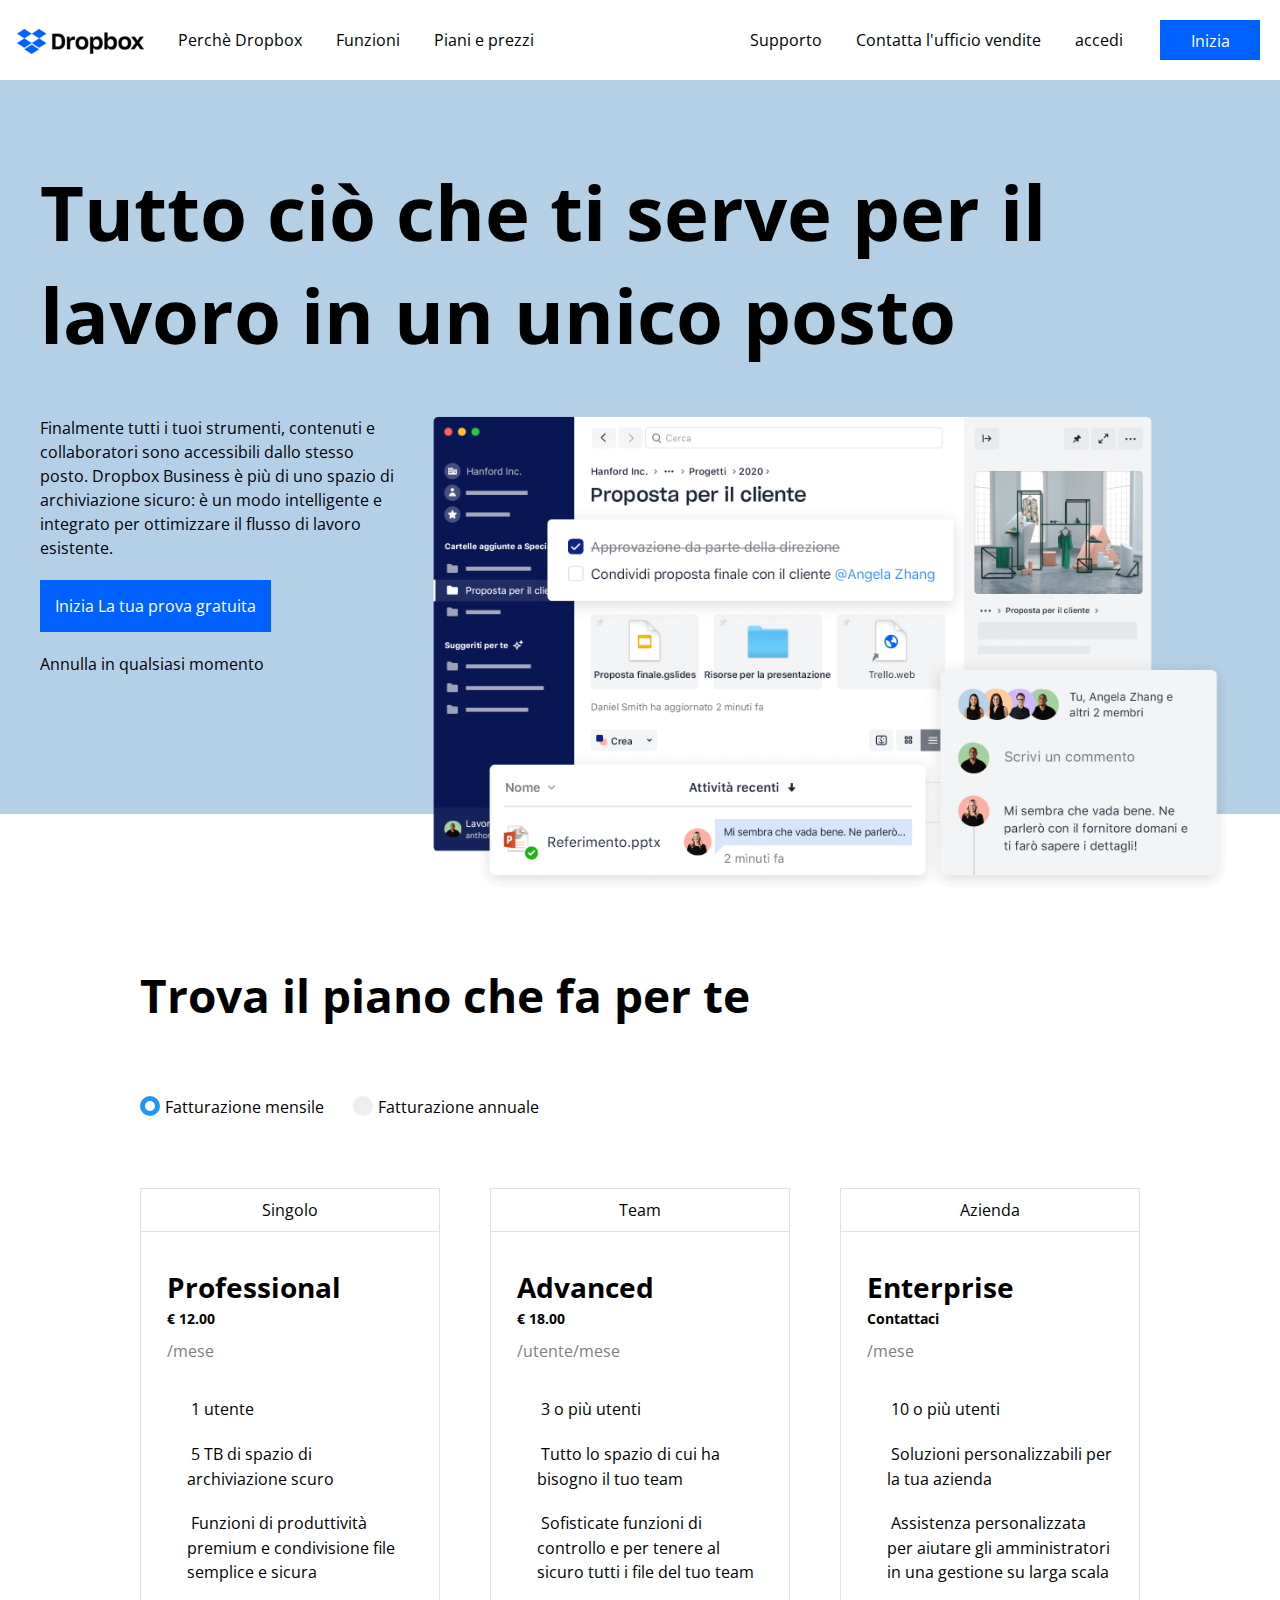
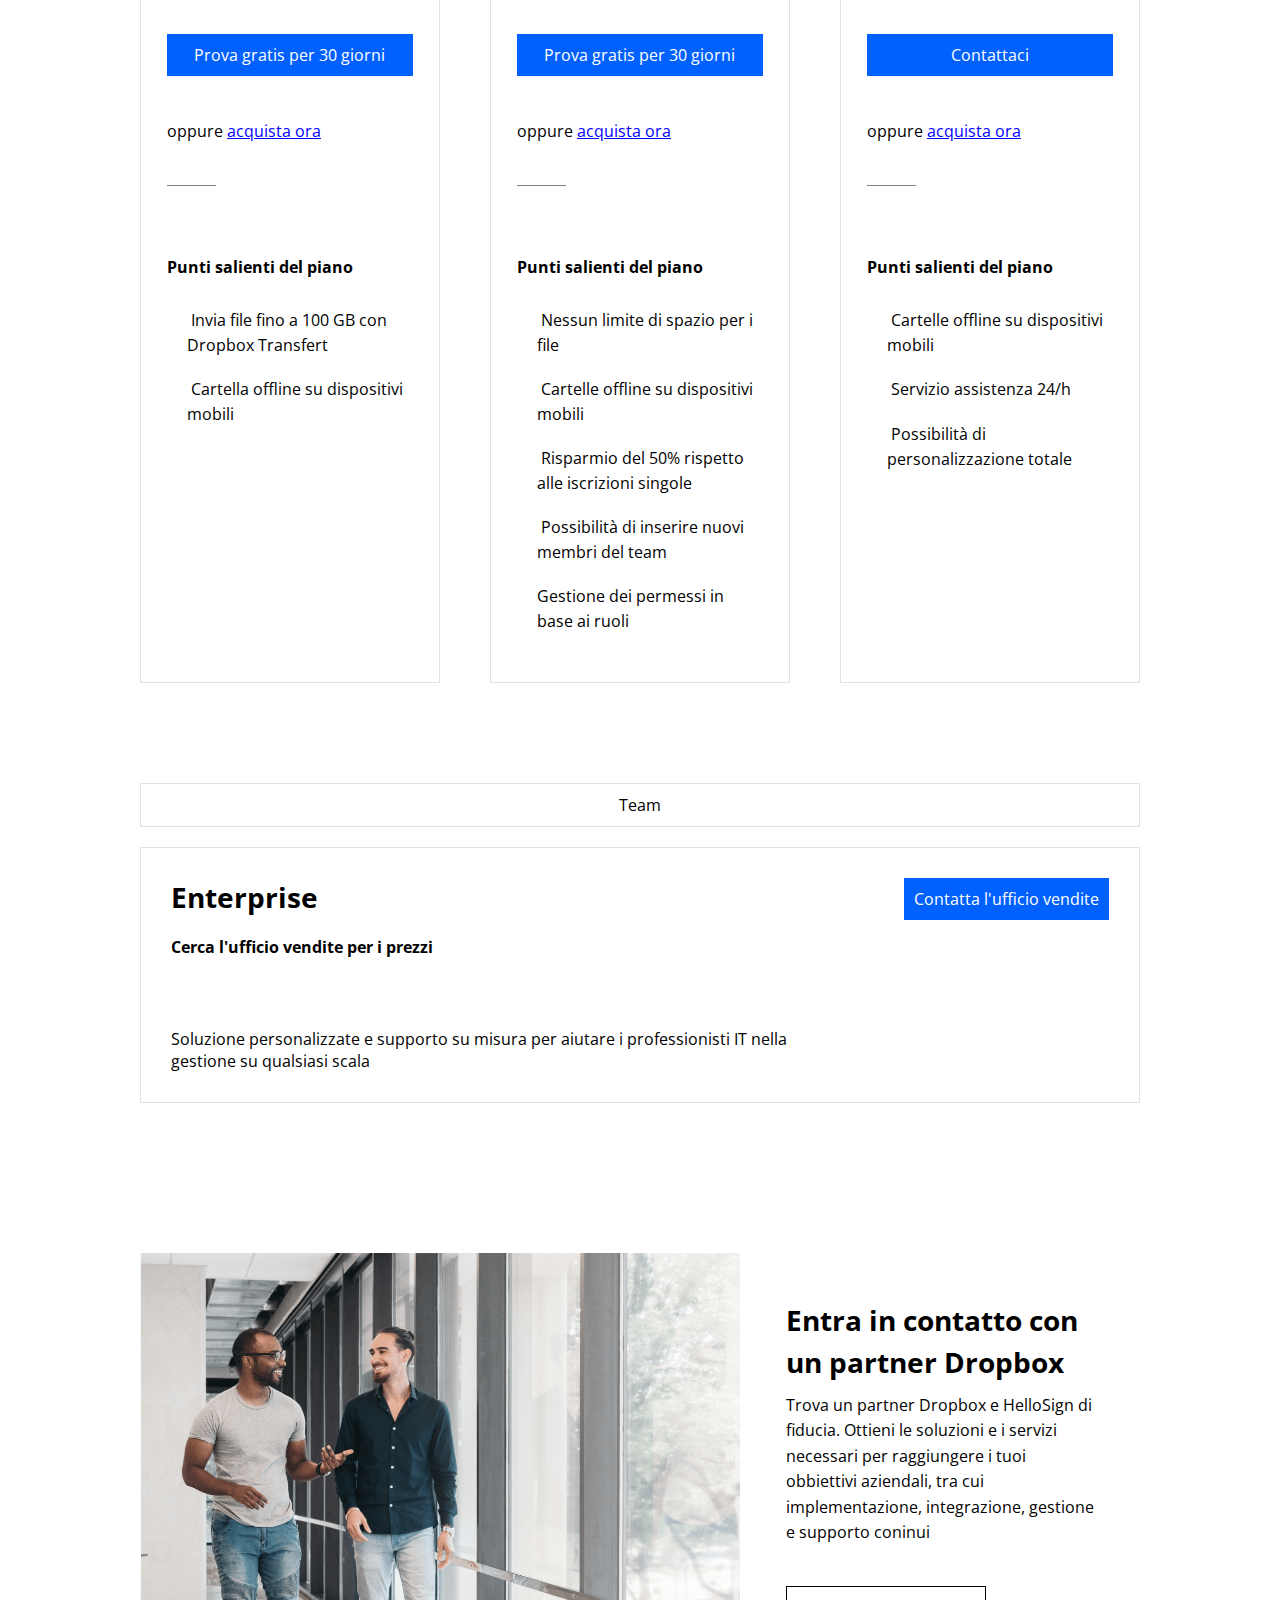
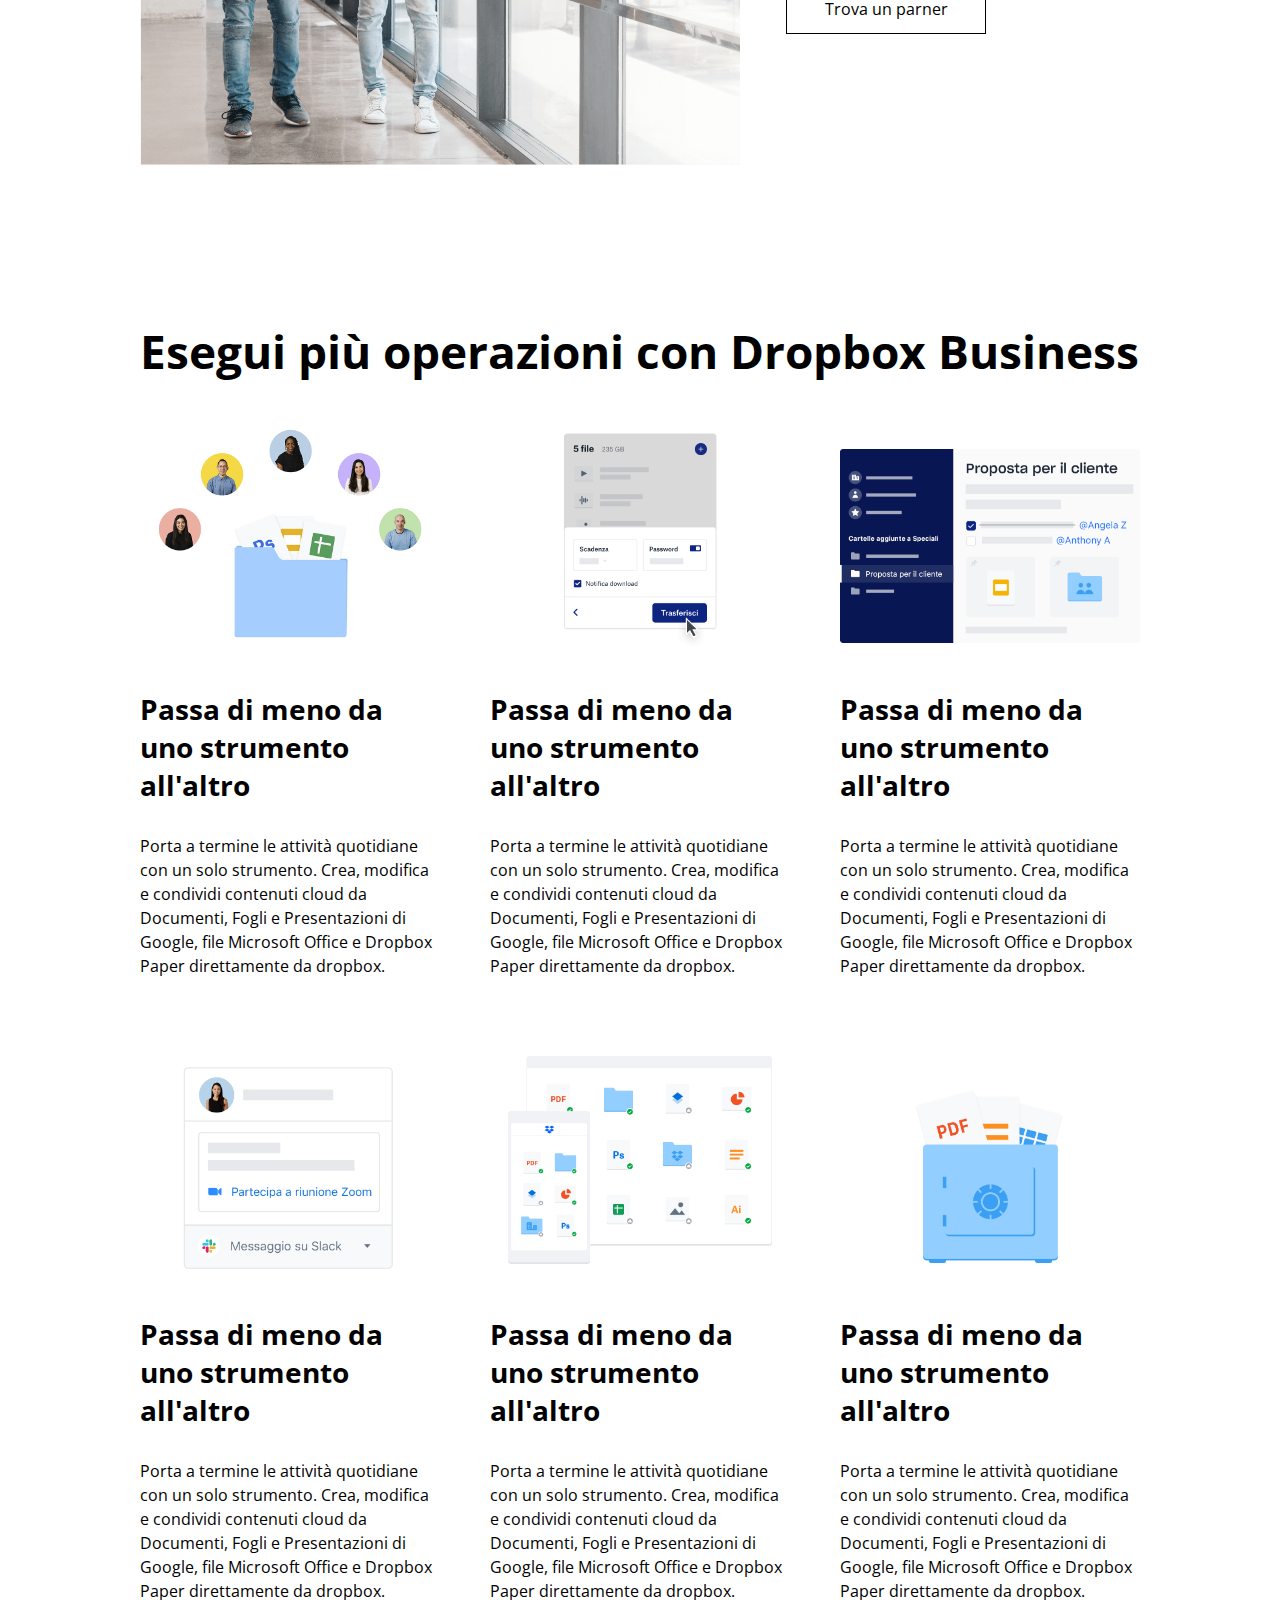
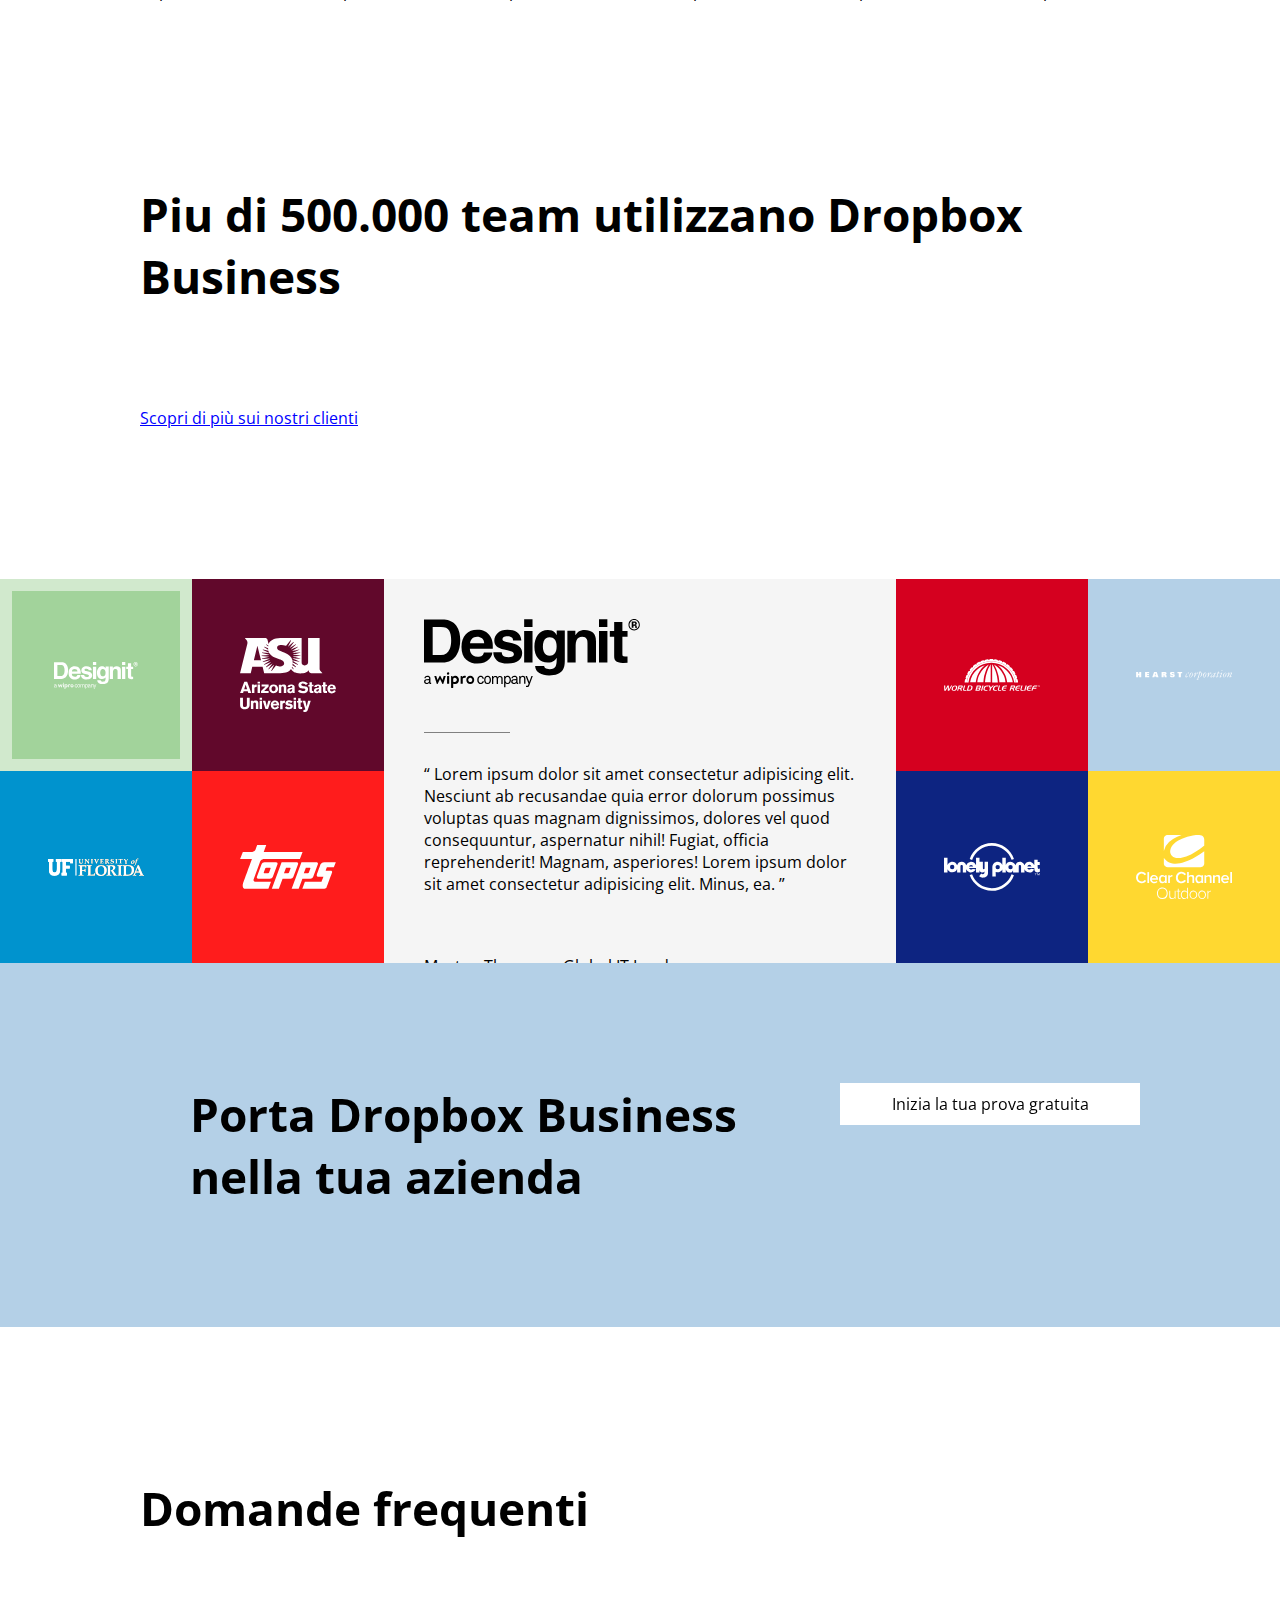
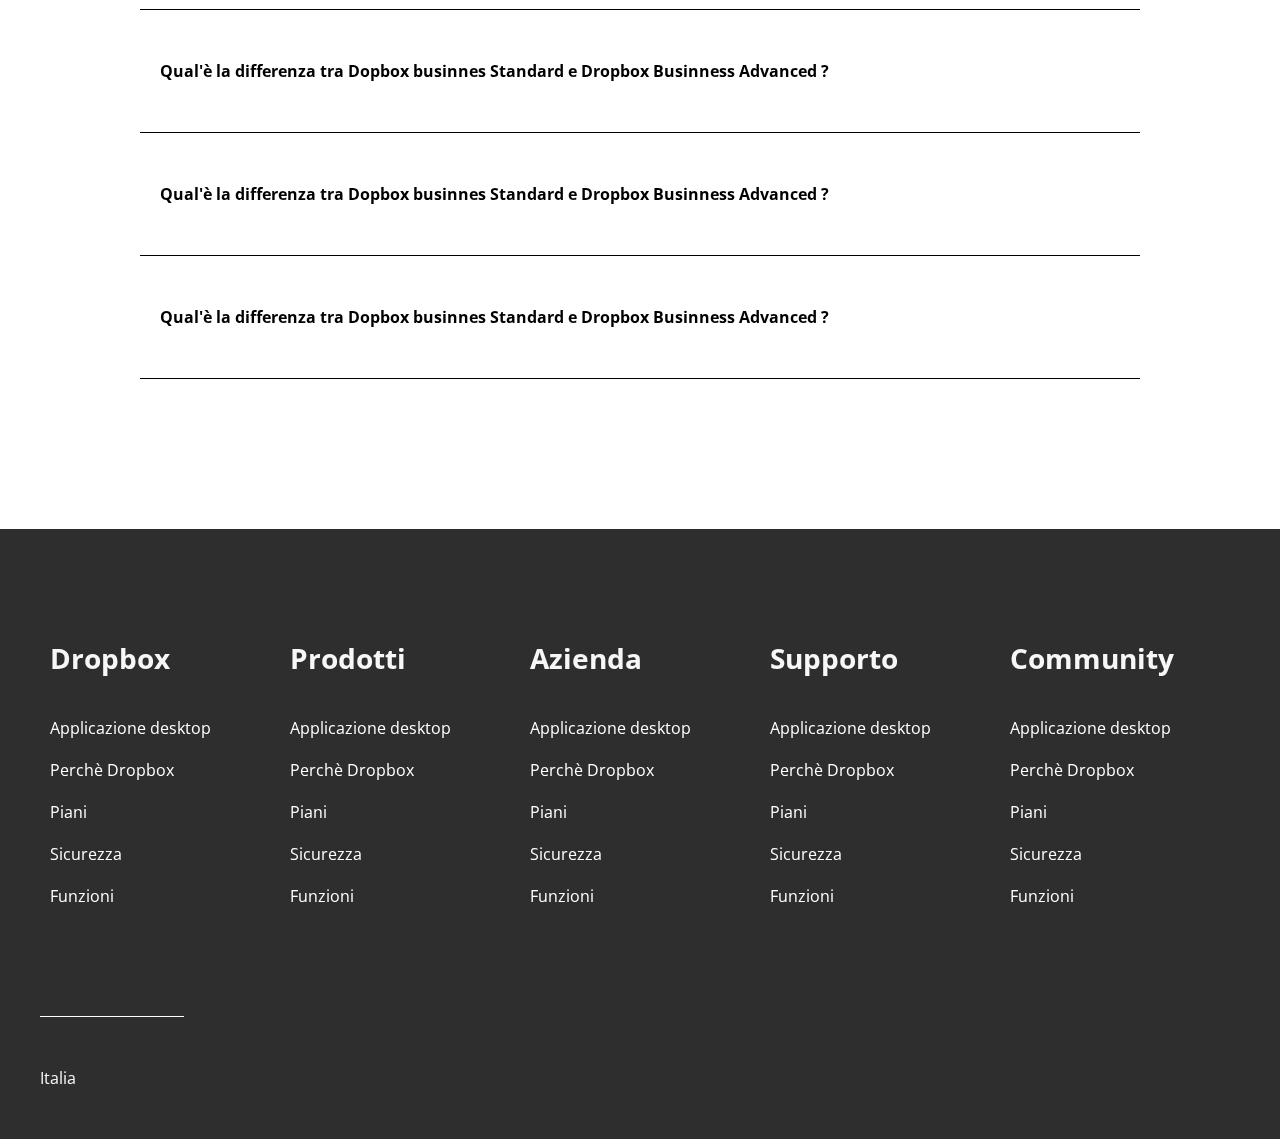
<file: index.html>
<!DOCTYPE html>
<html lang="en">

<head>
    <meta charset="UTF-8">
    <meta http-equiv="X-UA-Compatible" content="IE=edge">
    <meta name="viewport" content="width=device-width, initial-scale=1.0">
    
    <link rel="preconnect" href="https://fonts.googleapis.com">
    <link rel="preconnect" href="https://fonts.gstatic.com" crossorigin>
    <link href="https://fonts.googleapis.com/css2?family=Open+Sans:wght@300;400;500;600;700;800&display=swap"
        rel="stylesheet">
    
    
    
    <link rel="stylesheet" href="https://cdnjs.cloudflare.com/ajax/libs/font-awesome/6.2.0/css/all.min.css"
        integrity="sha512-xh6O/CkQoPOWDdYTDqeRdPCVd1SpvCA9XXcUnZS2FmJNp1coAFzvtCN9BmamE+4aHK8yyUHUSCcJHgXloTyT2A=="
        crossorigin="anonymous" referrerpolicy="no-referrer" />
    <link rel="stylesheet" href="css/style.css">
    <title>Dropbox</title>
</head>

<body>
    <!-- header  -->
    <header>
        <!-- nav fixed 100% -->
        <nav class="">
            <div class="flex sp-bt">
                <div class="flex left">
                    <a href="" class="logo"><img src="img/logo-small.png" alt=""></a>
                    <ul class="flex">
                        <li><a href="">Perchè Dropbox</a>
                            <div id="list-menu" class="list-menu">
                                <ul>
                                    <li><a  href="">Perchè è bello</a></li>
                                    <li><a href="">Costa poco</a></li>
                                    <li><a href="">Puoi</a></li>
                                    <li><a href="">Basta poco che ce vò</a></li>
                                </ul>
                            </div>
                        </li>
                        <li><a href="">Funzioni</a>
                            <div id="list-menu" class="list-menu">
                                <ul>
                                    <li><a href="pages/share.html">Condividi i tuoi file</a></li>
                                    <li><a href="">Portabile</a></li>
                                    <li><a href="">Multidevice</a></li>
                                    <li><a href="">Cammello</a></li>
                                </ul>
                            </div>
                        </li>
                        <li><a href="">Piani e prezzi</a>
                            <div id="list-menu" class="list-menu">
                                <ul>
                                    <li><a id="item1" href="">Implementazione</a></li>
                                    <li><a href="">Portabile</a></li>
                                    <li><a href="">Multidevice</a></li>
                                    <li><a href="">Cammello</a></li>
                                </ul>
                            </div>
                        </li>
                    </ul>
                </div>
                <div class="flex right">
                    <ul class="flex">
                        <li><a href="">Supporto</a></li>
                        <li><a href="">Contatta l'ufficio vendite</a></li>
                        <li><a href="">accedi</a></li>
                        <li class="btn-inizia"><a href="" class="bottoni">Inizia</a></li>
                    </ul>
                </div>
            </div>
        </nav>
        <!-- section hero 100% azzurro -->
        <section id="hero">
            <!-- container principale nel hero  -->
            <div class="container">
                <!-- titolo hero -->
                <h1>Tutto ciò che ti serve per il lavoro in un unico posto</h1>

                <!-- diviso in due colonne il contenuto hero una con width 30% l'altra con with 70% -->
                <div class="flex">
                    <div class="w-30">
                        <p>
                            Finalmente tutti i tuoi strumenti, contenuti e collaboratori sono accessibili dallo stesso
                            posto.
                            Dropbox Business è più di uno spazio di archiviazione sicuro: è un modo intelligente e
                            integrato per ottimizzare il flusso di lavoro esistente.
                        </p>
                        <a class="bottoni" href="">Inizia La tua prova gratuita</a>
                        <p>Annulla in qualsiasi momento</p>
                        <a href="#piani"><i class="fa-sharp fa-solid fa-arrow-down"></i></a>

                    </div>

                    <div class="w-70">
                        <img src="img/jumbo.png" alt="">
                    </div>
                </div>
            </div>
        </section>
    </header>
    <!-- main 100% con 7 sezioni  -->
    <main>
        <!-- prima section  -->
        <section id="piani" class="container-small">
            <!-- titolo prima section -->
            <h2>Trova il piano che fa per te</h2>
            <!-- radio input fatturazione mensile o annuale -->
            <div class="billing">
                <label class="radio-option" >Fatturazione mensile
                    <input type="radio" id="annuale" name="fatturazione" checked>
                    <span class="checkmark"></span>
                </label>
                <label class="radio-option">Fatturazione annuale
                    <input type="radio" id="mensile" name="fatturazione" >
                    <span class="checkmark"></span>
                </label>
                
            </div>
            <!-- creazione card e del suo contenuto -->
            <div class="flex">
                <!-- single mode  -->
                <div class="card debug">
                    <div class="mode"><i class="fa-solid fa-user"></i><span> Singolo</span>
                    </div>
                    <div class="details">
                        <div class="option">
                            <h3>Professional</h3>
                            <div class="price bold">&euro; 12.00</div>
                            <div class="grey">/mese</div>

                        </div>
                        <ul class="info-plan">
                            <li> 1 utente</li>
                            <li> 5 TB di spazio di archiviazione scuro</li>
                            <li> Funzioni di produttività premium e condivisione file semplice e sicura</li>
                        </ul>
                        <div class="trial">
                            <a href="" class="bottoni">Prova gratis per 30 giorni</a>
                        </div>
                        <div class="buy">
                            oppure <a href="http://">acquista ora</a>
                        </div>
                        <h4>Punti salienti del piano</h4>
                        <ul class="highlights">
                            <li> Invia file fino a 100 GB con Dropbox Transfert</li>
                            <li> Cartella offline su dispositivi mobili</li>
                        </ul>
                    </div>


                </div>
                <!-- mode advanced  -->
                <div class="card margin debug">
                    <div class="mode"><i class="fa-solid fa-people-group"></i><span> Team</span>
                    </div>
                    <div class="details">
                        <div class="option">
                            <h3>Advanced</h3>
                            <div class="price bold">&euro; 18.00</div>
                            <div class="grey">/utente/mese</div>

                        </div>
                        <ul class="info-plan">
                            <li> 3 o più utenti</li>
                            <li> Tutto lo spazio di cui ha bisogno il tuo team</li>
                            <li> Sofisticate funzioni di controllo e per tenere al sicuro tutti i file del tuo team</li>
                        </ul>
                        <div class="trial">
                            <a href="" class="bottoni">Prova gratis per 30 giorni</a>
                        </div>
                        <div class="buy">
                            oppure <a href="http://">acquista ora</a>
                        </div>
                        <h4>Punti salienti del piano</h4>
                        <ul class="highlights">
                            <li> Nessun limite di spazio per i file</li>
                            <li> Cartelle offline su dispositivi mobili</li>
                            <li> Risparmio del 50% rispetto alle iscrizioni singole</li>
                            <li> Possibilità di inserire nuovi membri del team</li>
                            <li>Gestione dei permessi in base ai ruoli</li>
                        </ul>
                    </div>
                </div>
                <!-- mode enterprise -->
                <div class="card debug">
                    <div class="mode"><i class="fa-solid fa-building"></i><span> Azienda</span>
                    </div>
                    <div class="details">
                        <div class="option">
                            <h3>Enterprise</h3>
                            <div class="price bold">Contattaci</div>
                            <div class="grey">/mese</div>

                        </div>
                        <ul class="info-plan">
                            <li> 10 o più utenti</li>
                            <li> Soluzioni personalizzabili per la tua azienda</li>
                            <li> Assistenza personalizzata per aiutare gli amministratori in una gestione su larga scala
                            </li>
                        </ul>
                        <div class="trial">
                            <a href="" class="bottoni">Contattaci</a>
                        </div>
                        <div class="buy">
                            oppure <a href="http://">acquista ora</a>
                        </div>
                        <h4>Punti salienti del piano</h4>
                        <ul class="highlights">
                            <li> Cartelle offline su dispositivi mobili</li>
                            <li> Servizio assistenza 24/h</li>
                            <li> Possibilità di personalizzazione totale</li>
                        </ul>
                    </div>
                </div>
            </div>
            <div class="team debug">
                <i class="fa-solid fa-building"></i> <span> Team</span>
            </div>

            <!-- last part of first section "plans" -->

            <div class="flex sp-bt contact debug">
                <!--flex with space-between (sp-bt)-->
                <div class="left w-70">
                    <h3>Enterprise</h3>
                    <p class="enterprise bold">Cerca l'ufficio vendite per i prezzi</p>
                    <p>Soluzione personalizzate e supporto su misura per aiutare i professionisti IT nella gestione su
                        qualsiasi scala</p>
                </div>
                <div class="right">
                    <a href="" class="bottoni">Contatta l'ufficio vendite</a>
                </div>
            </div>
        </section>
        <!-- second section partner  -->
        <section id="partner" class="flex container-small ">
            <div class="w-60">
                <img src="img/partner.png" alt="">
            </div>
            <div class="w-40">
                <h3>Entra in contatto con un partner Dropbox</h3>
                <p>Trova un partner Dropbox e HelloSign di fiducia. Ottieni le soluzioni e i servizi necessari per
                    raggiungere i tuoi obbiettivi aziendali, tra cui implementazione, integrazione, gestione e supporto
                    coninui</p>
                <div class="partner">
                    <a href="" class="bottoni">Trova un parner</a>
                </div>
            </div>
        </section>
        <!-- terza  section features -->
        <section id="features" class="container-small">
            <h2>Esegui più operazioni con Dropbox Business</h2>
            <div class="flex">
                <div class="card">
                    <img src="img/business-feature-switching-tools.png" alt="">
                    <h3>Passa di meno da uno strumento all'altro</h3>
                    <p>Porta a termine le attività quotidiane con un solo strumento. Crea, modifica e condividi
                        contenuti cloud da Documenti, Fogli e Presentazioni di Google, file Microsoft Office e Dropbox
                        Paper direttamente da dropbox.</p>
                </div>
                <div class="card margin">
                    <img src="img/business-feature-send-files-it.png" alt="">
                    <h3>Passa di meno da uno strumento all'altro</h3>
                    <p>Porta a termine le attività quotidiane con un solo strumento. Crea, modifica e condividi
                        contenuti cloud da Documenti, Fogli e Presentazioni di Google, file Microsoft Office e Dropbox
                        Paper direttamente da dropbox.</p>
                </div>
                <div class="card">
                    <img src="img/business-feature-coordinate-it.png" alt="">
                    <h3>Passa di meno da uno strumento all'altro</h3>
                    <p>Porta a termine le attività quotidiane con un solo strumento. Crea, modifica e condividi
                        contenuti cloud da Documenti, Fogli e Presentazioni di Google, file Microsoft Office e Dropbox
                        Paper direttamente da dropbox.</p>
                </div>
                <div class="card">
                    <img src="img/business-feature-integrations-it.png" alt="">
                    <h3>Passa di meno da uno strumento all'altro</h3>
                    <p>Porta a termine le attività quotidiane con un solo strumento. Crea, modifica e condividi
                        contenuti cloud da Documenti, Fogli e Presentazioni di Google, file Microsoft Office e Dropbox
                        Paper direttamente da dropbox.</p>
                </div>
                <div class="card margin">
                    <img src="img/business-feature-multi-device.png" alt="">
                    <h3>Passa di meno da uno strumento all'altro</h3>
                    <p>Porta a termine le attività quotidiane con un solo strumento. Crea, modifica e condividi
                        contenuti cloud da Documenti, Fogli e Presentazioni di Google, file Microsoft Office e Dropbox
                        Paper direttamente da dropbox.</p>
                </div>
                <div class="card">
                    <img src="img/business-feature-security.png" alt="">
                    <h3>Passa di meno da uno strumento all'altro</h3>
                    <p>Porta a termine le attività quotidiane con un solo strumento. Crea, modifica e condividi
                        contenuti cloud da Documenti, Fogli e Presentazioni di Google, file Microsoft Office e Dropbox
                        Paper direttamente da dropbox.</p>
                </div>
            </div>
        </section>
        <!-- quarta section our clients -->
        <section id="our-clients" class="container-small">
            <h2>Piu di 500.000 team utilizzano Dropbox Business</h2>
            <div>
                <a href="">Scopri di più sui nostri clienti</a>
            </div>
        </section>
        <!-- quinta section con loghi colorati -->
        <section id="clients" class="flex">
            <div class="flex left">
                <div class="flex bg-green-border"><img src="img/designit.svg" alt=""></div>
                <div class="flex bg-dark-red"><img src="img/arizona_state_university.svg" alt=""></div>
                <div class="flex bg-strong-blue"><img src="img/university_of_florida.svg" alt=""></div>
                <div class="flex bg-orange"><img src="img/topps.svg" alt=""></div>
            </div>
            <div class="center">
                <div class="designit">
                <img src="img/designit.svg" alt="">
                </div>
                <p>&ldquo; Lorem ipsum dolor sit amet consectetur adipisicing elit. Nesciunt ab recusandae quia error dolorum possimus voluptas quas magnam dignissimos, dolores vel quod consequuntur, aspernatur nihil! Fugiat, officia reprehenderit! Magnam, asperiores! Lorem ipsum dolor sit amet consectetur adipisicing elit. Minus, ea.  &rdquo;</p>
                <p>Morten Thomsen, Global IT Lead</p>
            </div>
            <div class="flex right">
                <div class="flex bg-red"><img src="img/world_bicycle_relief.svg" alt=""></div>
                <div class="flex bg-azzurro"><img src="img/hearst_corp.svg" alt=""></div>
                <div class="flex bg-blue"><img src="img/lonely_planet.svg" alt=""></div>
                <div class="flex bg-yellow"><img src="img/clear_channel.svg" alt="">
                </div>
            </div>
        </section>
        <section id="trial" class="bg-azzurro">
            <div class="flex container-small">
                <div class="w-70">
                    <h2>Porta Dropbox Business nella tua azienda</h2>
                </div>
                <div class="w-30">
                    <a href="" class="bottoni">Inizia la tua prova gratuita</a>
                </div>
            </div>
        </section>
        <section id="questions" class="container-small">
            <h2>Domande frequenti</h2>
            <details>
                <summary class="bold">Qual'è la differenza tra Dopbox businnes Standard e Dropbox Businness Advanced ?</summary>
                <p>La seconda costa di più.</p>
              </details>
            <details>
                <summary class="bold">Qual'è la differenza tra Dopbox businnes Standard e Dropbox Businness Advanced ?</summary>
                <p>Lorem ipsum dolor sit, amet consectetur adipisicing elit. Corrupti possimus placeat quaerat numquam debitis quam nam, nihil laudantium sint assumenda id suscipit odio a eaque aliquid distinctio accusantium saepe quisquam.</p>
              </details>
            <details>
                <summary class="bold">Qual'è la differenza tra Dopbox businnes Standard e Dropbox Businness Advanced ?</summary>
                <p>Lorem ipsum dolor sit, amet consectetur adipisicing elit. Corrupti possimus placeat quaerat numquam debitis quam nam, nihil laudantium sint assumenda id suscipit odio a eaque aliquid distinctio accusantium saepe quisquam.</p>
              </details>
            
        </section>

    </main>
    <!-- footer 100% nero  -->
    <footer class="">
        <nav class="container flex">
            <ul>
                <li><h3>Dropbox</h3></li>
                <li><a href="">Applicazione desktop</a></li>
                <li><a href="">Perchè Dropbox</a> </li>
                <li><a href="">Piani</a></li>
                <li><a href="">Sicurezza</a></li>
                <li><a href="">Funzioni</a></li>
            </ul>
            <ul>
                <li><h3>Prodotti</h3></li>
                <li><a href="">Applicazione desktop</a></li>
                <li><a href="">Perchè Dropbox</a> </li>
                <li><a href="">Piani</a></li>
                <li><a href="">Sicurezza</a></li>
                <li><a href="">Funzioni</a></li>
            </ul>
            <ul>
                <li><h3>Azienda</h3></li>
                <li><a href="">Applicazione desktop</a></li>
                <li><a href="">Perchè Dropbox</a> </li>
                <li><a href="">Piani</a></li>
                <li><a href="">Sicurezza</a></li>
                <li><a href="">Funzioni</a></li>
            </ul>
            <ul>
                <li><h3>Supporto</h3></li>
                <li><a href="">Applicazione desktop</a></li>
                <li><a href="">Perchè Dropbox</a> </li>
                <li><a href="">Piani</a></li>
                <li><a href="">Sicurezza</a></li>
                <li><a href="">Funzioni</a></li>
            </ul>
            <ul>
                <li><h3>Community</h3></li>
                <li><a href="">Applicazione desktop</a></li>
                <li><a href="">Perchè Dropbox</a> </li>
                <li><a href="">Piani</a></li>
                <li><a href="">Sicurezza</a></li>
                <li><a href="">Funzioni</a></li>
            </ul>
        </nav>
        <div class="container"><i class="fa-solid fa-earth-americas"></i> Italia <i class="fa-solid fa-chevron-down"></i></div>
    </footer>
</body>

</html>
</file>
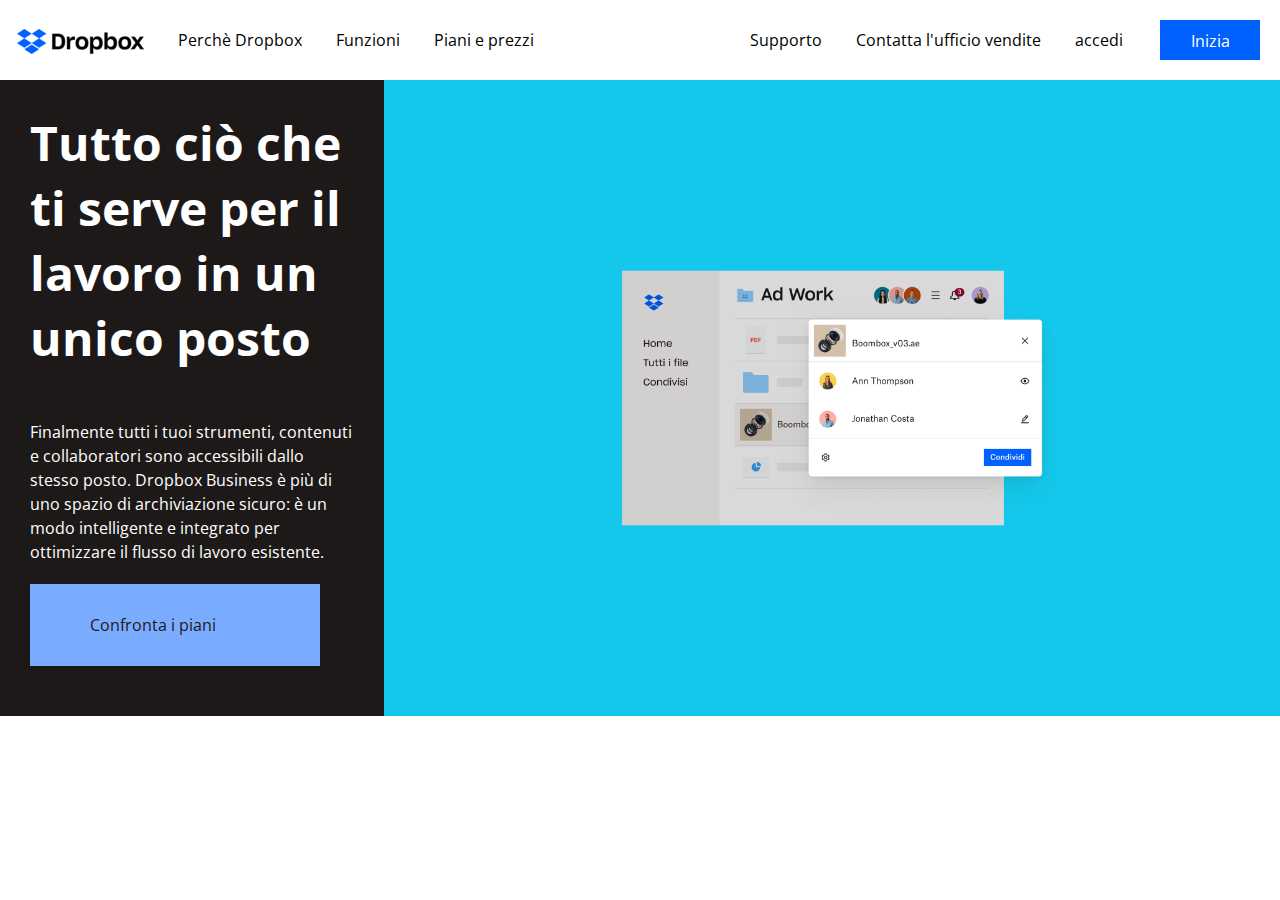
<file: pages/share.html>
<!DOCTYPE html>
<html lang="en">
<head>
    <meta charset="UTF-8">
    <meta http-equiv="X-UA-Compatible" content="IE=edge">
    <meta name="viewport" content="width=device-width, initial-scale=1.0">
    <link rel="preconnect" href="https://fonts.googleapis.com">
    <link rel="preconnect" href="https://fonts.gstatic.com" crossorigin>
    <link href="https://fonts.googleapis.com/css2?family=Open+Sans:wght@300;400;500;600;700;800&display=swap"
        rel="stylesheet">
    
    
    
    <link rel="stylesheet" href="https://cdnjs.cloudflare.com/ajax/libs/font-awesome/6.2.0/css/all.min.css"
        integrity="sha512-xh6O/CkQoPOWDdYTDqeRdPCVd1SpvCA9XXcUnZS2FmJNp1coAFzvtCN9BmamE+4aHK8yyUHUSCcJHgXloTyT2A=="
        crossorigin="anonymous" referrerpolicy="no-referrer" />
    <link rel="stylesheet" href="../css/style.css">
    <!-- <link rel="stylesheet" href=""> -->
    <title>Dropbox</title>
</head>
<body>
    <header>
        <!-- nav fixed 100% -->
        <nav class="">
            <div class="flex sp-bt">
                <div class="flex left">
                    <a href="" class="logo"><img src="../img/logo-small.png" alt=""></a>
                    <ul class="flex">
                        <li><a href="">Perchè Dropbox</a>
                            <div id="list-menu" class="list-menu">
                                <ul>
                                    <li><a  href="">Perchè è bello</a></li>
                                    <li><a href="">Costa poco</a></li>
                                    <li><a href="">Puoi</a></li>
                                    <li><a href="">Basta poco che ce vò</a></li>
                                </ul>
                            </div>
                        </li>
                        <li><a href="">Funzioni</a>
                            <div id="list-menu" class="list-menu">
                                <ul>
                                    <li><a href="share.html">Condividi i tuoi file</a></li>
                                    <li><a href="">Portabile</a></li>
                                    <li><a href="">Multidevice</a></li>
                                    <li><a href="">Cammello</a></li>
                                </ul>
                            </div>
                        </li>
                        <li><a href="">Piani e prezzi</a>
                            <div id="list-menu" class="list-menu">
                                <ul>
                                    <li><a id="item1" href="">Implementazione</a></li>
                                    <li><a href="">Portabile</a></li>
                                    <li><a href="">Multidevice</a></li>
                                    <li><a href="">Cammello</a></li>
                                </ul>
                            </div>
                        </li>
                    </ul>
                </div>
                <div class="flex right">
                    <ul class="flex">
                        <li><a href="">Supporto</a></li>
                        <li><a href="">Contatta l'ufficio vendite</a></li>
                        <li><a href="">accedi</a></li>
                        <li class="btn-inizia"><a href="" class="bottoni">Inizia</a></li>
                    </ul>
                </div>
            </div>
        </nav>
        <!-- section hero 100% azzurro -->
        <section id="hero" class="share">
            <!-- container principale nel hero  -->
            <div class="hero-2">
                <!-- titolo hero -->
                

                <!-- diviso in due colonne il contenuto hero una con width 30% l'altra con with 70% -->
                <div class="flex .">
                    <div class="w-30">
                        <h1>Tutto ciò che ti serve per il lavoro in un unico posto</h1>
                        <p>
                            Finalmente tutti i tuoi strumenti, contenuti e collaboratori sono accessibili dallo stesso
                            posto.
                            Dropbox Business è più di uno spazio di archiviazione sicuro: è un modo intelligente e
                            integrato per ottimizzare il flusso di lavoro esistente.
                        </p>
                        <a class="bottoni" href="" >Confronta i piani <i class="fa-solid fa-arrow-right"></i></a>
                        
                        

                    </div>

                    <div class="w-70">
                        <img src="../img/hero-small.png" alt="">
                    </div>
                </div>
            </div>
        </section>
    </header>
    <main></main>
    <footer></footer>
</body>
</html>
</file>
<file: css/style.css>
/* common */

/* colori */
:root {
    --azzurro: #b4d0e7;
    --blue: #0061ff;
    --blue-chiaro: #3784ff; /*bottoni*/
    --black: black;
    --white: white;
    --dark-red: #61082b; /* text and asu logo */
    --green: #a2d39b;
    --lightgreen: #d1e9cd;
    --red: #d5001f;
    --strong-blue: #0093ce;
    --orange: #ff1c1c;
    --yellow: #ffd830;
    --very-lightgray: #f5f5f5;
    --lightgray: #e2e2e2;
    --grey: grey;
    --normal-link: blue;
    --white: white;
    --dark-blue: #0d2481;
    --very-dark-gray: #2e2e2e;
    --text-footer: #f7f7f7;

    /* for page share.html  */
    --share-img-hero: #14c8eb;
    --left-img-hero-share: #1e1919;
    --botton-hero: #79acff;
}
/* utility*/
.bg-dark-red {
    background-color: var(--dark-red);
}
.bg-green-border{
    background-color: var(--green);
    border: 1vw solid var(--lightgreen);
}
.bg-strong-blue {
    background-color: var(--strong-blue);
}
.bg-orange{
    background-color: var(--orange);
}
.bg-red {
    background-color: var(--red);
}
.bg-azzurro {
    background-color: var(--azzurro);
}
.bg-blue {
    background-color: var(--dark-blue);
}
.bg-yellow {
    background-color: var(--yellow);
}

.grey {
    color: var(--grey);
}
.bold {
    font-weight: 700;
}
.debug{
    border: 1px solid var(--lightgray);
}
* {
    margin: 0;
    padding: 0;
    box-sizing: border-box;
}
html {
    scroll-behavior: smooth;
}
body {
    background-color: var(--white);
    font-family: 'Open Sans', sans-serif;
}
a {
    text-decoration: none;
    color: var(--black);
}
li{
    list-style: none;
    position: relative;
}
.container {
    max-width: 1200px;
    margin: 0 auto;
}
.container-small {
    max-width: 1000px;
    margin: 150px auto;
}
/* classe flex principale  */
.flex{
    display: flex; 
}
/* classi preimpostare per varie grandezze */
.w-30 {
    width: 30%;
    
}
.w-70 {
    width: 70%;
}
.w-60 {
    width: 60%;
}
.w-40{
    width: 40%;
}

/* header  */
header {
    background-color: var(--azzurro);
}

/* nav bar  */
header nav {
    background-color: var(--white);
    position: fixed;
    left: 0;
    top: 0;
    margin: 0 auto;
    z-index: 1000;
    width: 100%;
    height: 80px;
}
/* flex with space-between  */
div.flex.sp-bt {
    justify-content: space-between;
    align-items: stretch;
    height: 100%;
}
nav a{
    height:100%;
    padding: 29px 17px;
    display: inline-block;
    transition: all 0.2s;
}
header nav a:not(.bottoni, .logo):hover {
    background-color: var(--very-lightgray);
    border-bottom: 1px solid var(--very-dark-gray);
}
header nav .left img{
    width: 100%;
}
header nav li.btn-inizia {
    padding: 20px 20px;    
}
/* menu a tendina sui link della nav-bar  */
header div.list-menu {
    background-color: var(--very-lightgray);
    display: none;
    position: absolute;
    width: 200px;
    line-height: 30px;
}
#list-menu a{
   padding: 10px;
   width: 100%;
   transition: all 0.5s;
}
#list-menu a:hover {
    border: 0;
    background-color: var(--lightgray);
}
li:hover div.list-menu {
    display: block;
}





/* classe bottoni blu generale  */
.bottoni {
    padding: 10px;
    background-color: var(--blue);
    color: var(--white);
    text-align: center;
    display: block;
    min-width: 100px;
    transition: all 0.3s;
}
.bottoni:hover {
    background-color: var(--blue-chiaro);
}

/* hero container */

#hero{
    padding-top: 80px;
}
#hero .container {
    position: relative; 
    bottom: -80px;
}
#hero img{
    width: 100%;
}
#hero a {
    display: inline-block;
    padding: 15px;
    margin-bottom: 20px;
}
#hero p{
    line-height: 1.5em;
    padding-bottom: 20px;
}
#hero i {
    display: block;
    font-size: 46px;
    font-weight: 700;
    padding-top: 50px;
}
h1 {
    font-size: 76px;
    padding-bottom: 50px;
}

/* main content  */

/* prima section  */
h2 {
    font-size: 46px;
}
/* pulsanti fatturazione mensile o annuale */
.billing {
    padding: 20px 0;
    margin: 50px 0;
}
.billing span {
    margin-right: 50px;
}
.card {
    width: calc((100% - 100px) / 3);
    min-width: 200px;
}
.margin {
    margin: 0 50px;
}

/*creazione stile card */

.mode {
    text-align: center;
    border-bottom: 1px solid var(--lightgray);
    padding: 10px;
}
.details {
    padding: 39px 26px;
}
.option {
    line-height: 2em;
    padding-bottom: 20px;
}
h3 {
    font-size: 28px;
}

.price {
    font-size: 14px;
}

/* prima lista all'interno di card */

.card ul.info-plan li{
    padding: 10px 0;
    padding-left: 20px;
    line-height: 1.5em;
}
.card ul.info-plan li:nth-child(1):before {
    content: "\f007"; /* FontAwesome Unicode */
    font-family: FontAwesome;
    display: inline-block;
    margin-left: -1.3em; /* same as padding-left set on li */
    width: 1.3em; /* same as padding-left set on li */
  }
.card ul.info-plan li:nth-child(2):before {
    content: "\f07b"; /* FontAwesome Unicode */
    font-family: FontAwesome;
    display: inline-block;
    margin-left: -1.3em; /* same as padding-left set on li */
    width: 1.3em; /* same as padding-left set on li */
  }
.card ul.info-plan li:nth-child(3):before {
    content: "\f1e0"; /* FontAwesome Unicode */
    font-family: FontAwesome;
    display: inline-block;
    margin-left: -1.3em; /* same as padding-left set on li */
    width: 1.3em; /* same as padding-left set on li */
  }
div.trial {
    width: 100%;
    margin-top: 40px;
    text-align: center;
}
div.trial .bottoni { /*ho scritto bottini invece che bottoni !#@.§&£" :-) */
    display: inline-block;
    width: 100%;
}
div.buy {
    line-height: 110px;
    position: relative;
    margin-bottom: 50px;
}
/* piccolo pezzo di bordo in fondo al div */
div.buy:before {
    content : "";
    position: absolute;
    left    : 0;
    bottom  : 0;
    height  : 1px;
    width   : 20%;  /* or 100px */
    border-bottom:1px solid var(--grey);
  }
div.buy a, #our-clients a {
    text-decoration: underline;
    color: var(--normal-link);
}
/* highlights - seconda lista nella card  */
h4 {
    padding: 20px 0;
}

.card ul.highlights li{
    padding: 10px 0;
    padding-left: 20px;
    line-height: 1.5em;
}
/* icona check affianco, al posto del puntino */
.card ul.highlights li::before {
    content: "\f00c"; /* FontAwesome Unicode */
    color: var(--blue);
    font-family: FontAwesome;
    display: inline-block;
    margin-left: -1.3em; /* same as padding-left set on li */
    width: 1.3em; /* same as padding-left set on li */
  }
  /* ultima parte della prima section "plans" */
div.team {
    text-align: center;
    width: 100%;
    padding: 10px 0;
    margin-top: 100px;
}

#piani div.flex.sp-bt{
    margin-top: 20px;
    padding: 20px 0;
    align-items: flex-start;
}
#piani div.flex.contact{
    padding: 30px;
}
p.enterprise {
    padding-top: 20px;
    padding-bottom: 70px;
}

/* seconda section "partner" */

#partner img{
    width: 100%;
}
#partner .w-40 {
    padding: 46px;
    line-height: 1.6em;
}
#partner h3 {
    padding-bottom: 10px;
    line-height: 1.5em;
}
#partner div.partner {
    /* text-align: center; */
    text-align: left;
    margin: 40px 0;
    width: 200px;
}
#partner div.partner a {
    background-color: var(--white);
    border: 1px solid var(--black);
    color: var(--black);
}

/* terza section "features" */

#features .flex{
    flex-wrap: wrap;
}
#features .card {
    margin-top: 30px ;
    margin-bottom: 30px;
} 
#features img{
    /* questa regola è stata ripetuta su tutte le immagini rivedere codice */
    width: 100%; 
}
#features h3{
    padding: 30px 0;
}
#features p {
    line-height: 1.5em;
}

/* quarta section our-lients */

#our-clients h2{
    padding-bottom: 100px;
}

/* quinta section con i loghi delle aziende clienti o partner */
#clients {

}
#clients > div  {
    /* usare 100% - 60vw */
    width: 30vw;
    height: 30vw;
    flex-wrap: wrap;
    
}
/* impostato grandezza 4 quadrati colorati dentro a left e right  */
#clients .left div, #clients .right div  {
    width: 50%;
    height: 50%;
    align-items: center;
    justify-content: center;
    
}
#clients div.center {
    width: calc(100% - 60vw);
    padding: 40px;
    background-color: var(--very-lightgray);
    font-size: 0.5vw;
    overflow: auto;
}

#clients img {
    width: 50%;
    filter: invert(1);
}
#clients .center img{
    filter: invert(0);
}
/* Codice importante per avere un pezzo di bordo nella parte bottom del div */
div.designit {
    position: relative;
    padding-bottom: 10%;
}
div.designit:before {
    content : "";
    position: absolute;
    left    : 0;
    bottom  : 0;
    height  : 1px;
    width   : 20%;  /* or 100px */
    border-bottom:1px solid var(--grey);
  }
  /* stile per i paragrafi dentro al div centrale  */
  #clients div.center p {
    font-size: 16px;
    padding: 30px 0;

}

/* sesta setion trail */

#trial .container-small{
    margin: 0 auto;
    padding: 120px 0;
}
#trial .container-small > div:first-child {
    padding-left: 50px;
} 
#trial a.bottoni {
    background-color: var(--white);
    color: var(--black);
}

/* settima section Q&A  */
#questions h2{
    padding-bottom: 70px;
    border-bottom: 1px solid var(--black);
}
#questions details{
    width: 100%;
    /* padding: 50px 0; */
   border-bottom : 1px solid black;
   position: relative;
   cursor: pointer;
   transition: all 0.5s;
}

#questions summary {
    list-style: none;
    padding: 50px 20px;
}
#questions summary:after {
    content: "\f078";
    font-family: FontAwesome;
    font-weight: 700;
    position: absolute;
    display: inline-block;
    right: 20px;
    transition: all 0.5s;
    
}
#questions details[open] summary::after { 
    transform: rotate(-180deg);
  }

summary ~ p {
    position: relative;
    top: -20px;
    padding: 0 20px;
}
#questions details:hover {
    background-color: var(--very-lightgray);
}









/* footer */
footer {
    background-color: var(--very-dark-gray);
    color: var(--text-footer);
    
}
footer nav {
    width: 1200px;
    padding: 100px 0;
    position: relative;
}
footer nav a {
    padding: 0;
}
footer nav ul li:first-child{
    padding-bottom: 30px;
}
footer nav li {
    padding: 10px;
}
footer nav::after {
    content : "";
    position: absolute;
    left    : 0;
    bottom  : 0;
    height  : 1px;
    width   : 12%;  /* or 100px */
    border-bottom:1px solid var(--white);
}
footer nav a {
    color: var(--white);
}

footer nav ul{
    width: calc(100% / 5);
}
footer div.container {
    padding: 50px 0;
}






/* stile per i radio input di colore blue */

/* The container "radio-option" */
.radio-option {
    display: inline-block;
    position: relative;
    padding: 0 25px;
    /* margin-bottom: 12px; */
    cursor: pointer;
    /* font-size: 22px; */
    -webkit-user-select: none;
    -moz-user-select: none;
    -ms-user-select: none;
    user-select: none;
  }
  
  /* Hide the browser's default radio button */
  .radio-option input {
    position: absolute;
    opacity: 0;
    cursor: pointer;
  }
  
  /* Create a custom radio button */
  .checkmark {
    position: absolute;
    top: 0;
    left: 0;
    height: 20px;
    width: 20px;
    background-color: #eee;
    border-radius: 50%;
  }
  
  /* On mouse-over, add a grey background color */
  .radio-option:hover input ~ .checkmark {
    background-color: #ccc;
  }
  
  /* When the radio button is checked, add a blue background */
  .radio-option input:checked ~ .checkmark {
    background-color: #2196F3;
  }
  
  /* Create the indicator (the dot/circle - hidden when not checked) */
  .checkmark:after {
    content: "";
    position: absolute;
    display: none;
  }
  
  /* Show the indicator (dot/circle) when checked */
  .radio-option input:checked ~ .checkmark:after {
    display: block;
  }
  
  /* Style the indicator (dot/circle) */
  .radio-option .checkmark:after {
        top: 50%;
      left: 50%;
      width: 10px;

      height: 10px;
      transform: translate(-50%, -50%);
      border-radius: 50%;
      background: white;
  }
  

  /* seconda pagina share.html  */
#hero.share {
    /* padding-top: 80px; */
    /* bottom: 80px; */
    height: 600px;
}
#hero.share {
    color: var(--white);
}
#hero.share h1{
    
    font-size: 48px;
}
#hero.share .w-30{
    padding: 30PX;
    background-color: var(--left-img-hero-share);
}
#hero.share .w-30 i{
    display: inline-block;
    font-size:medium;
    padding: 0 20px;
}
#hero.share .w-30 a{
    padding: 30px 60px;
    color: var(--left-img-hero-share);
    background-color: var(--botton-hero);
}
#hero.share .w-70 {
    background-color: var(--share-img-hero);
}
#hero.share .w-70 img{
    position: relative;
    top: 50%;
    left: 50%;
    transform: translate(-50%, -50%);
    width: 50%;    
}
.hero-2 {
    height: 500px;
}
</file>
